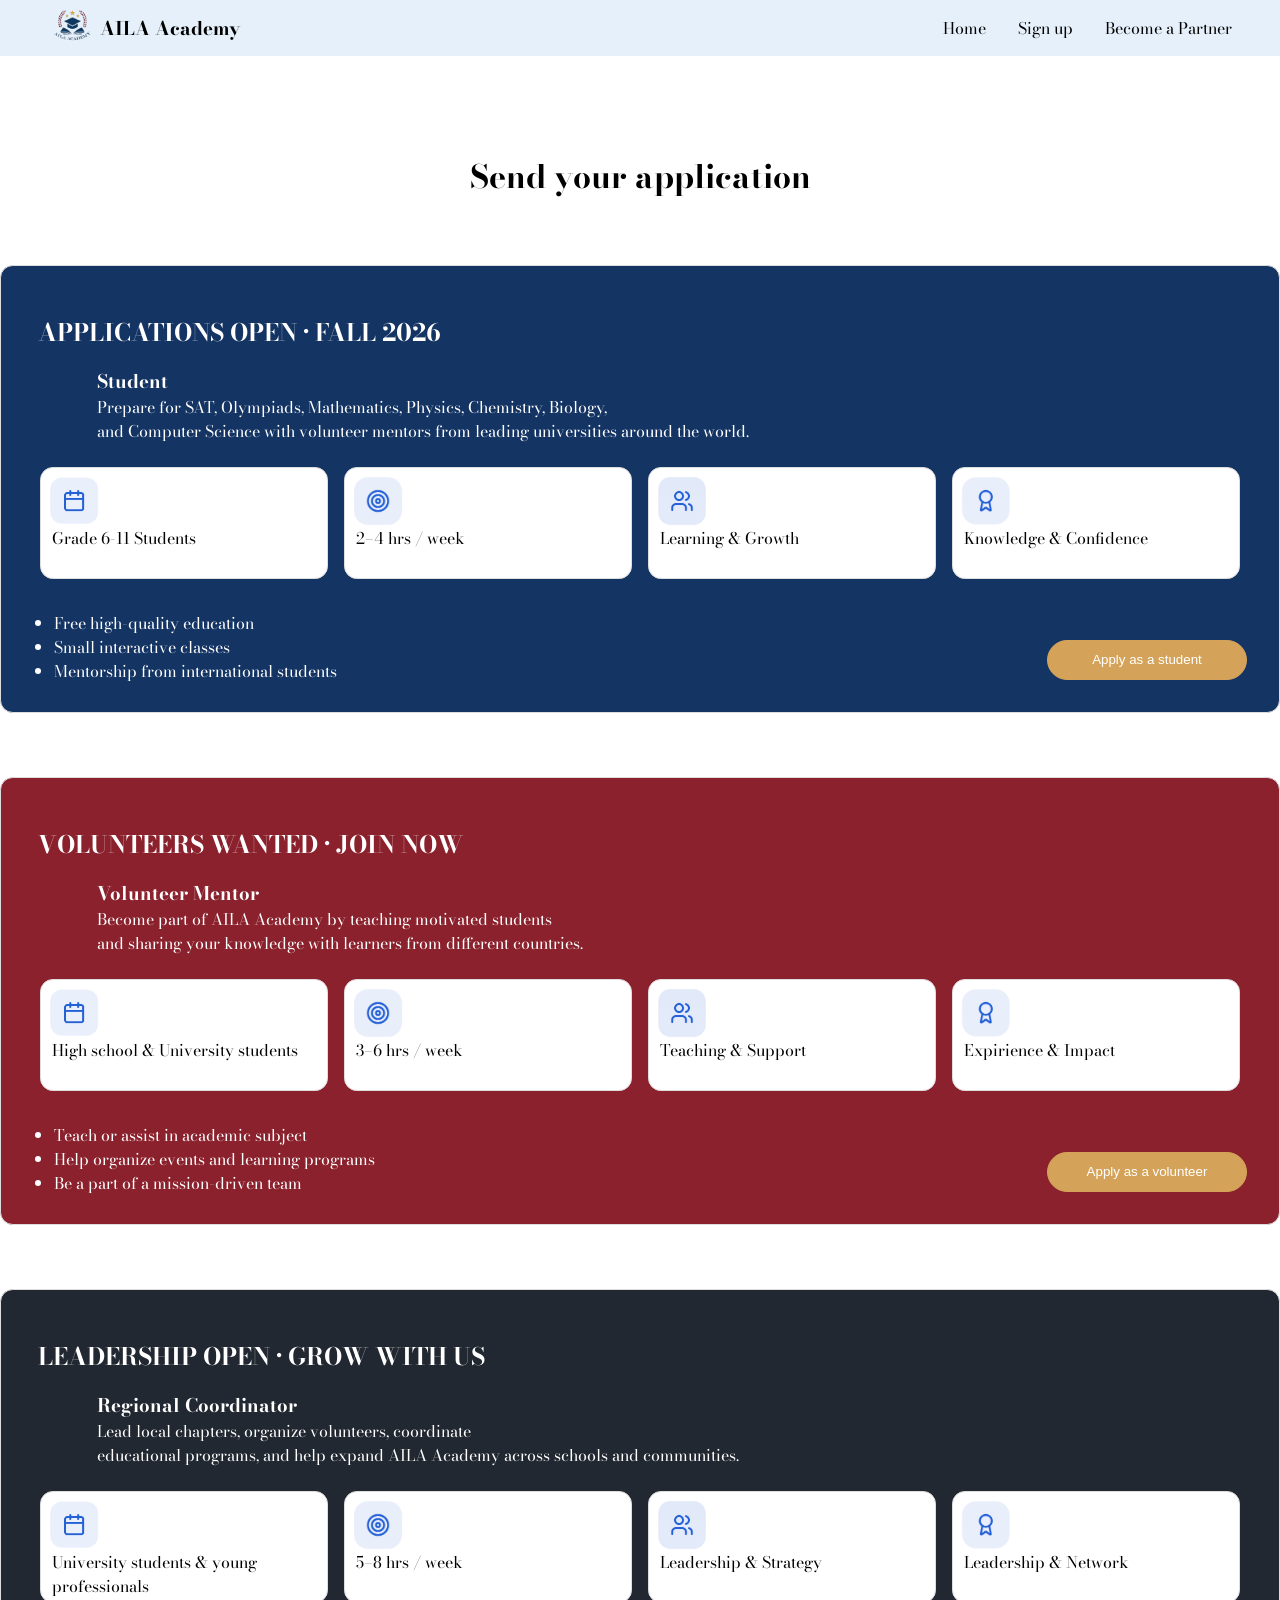
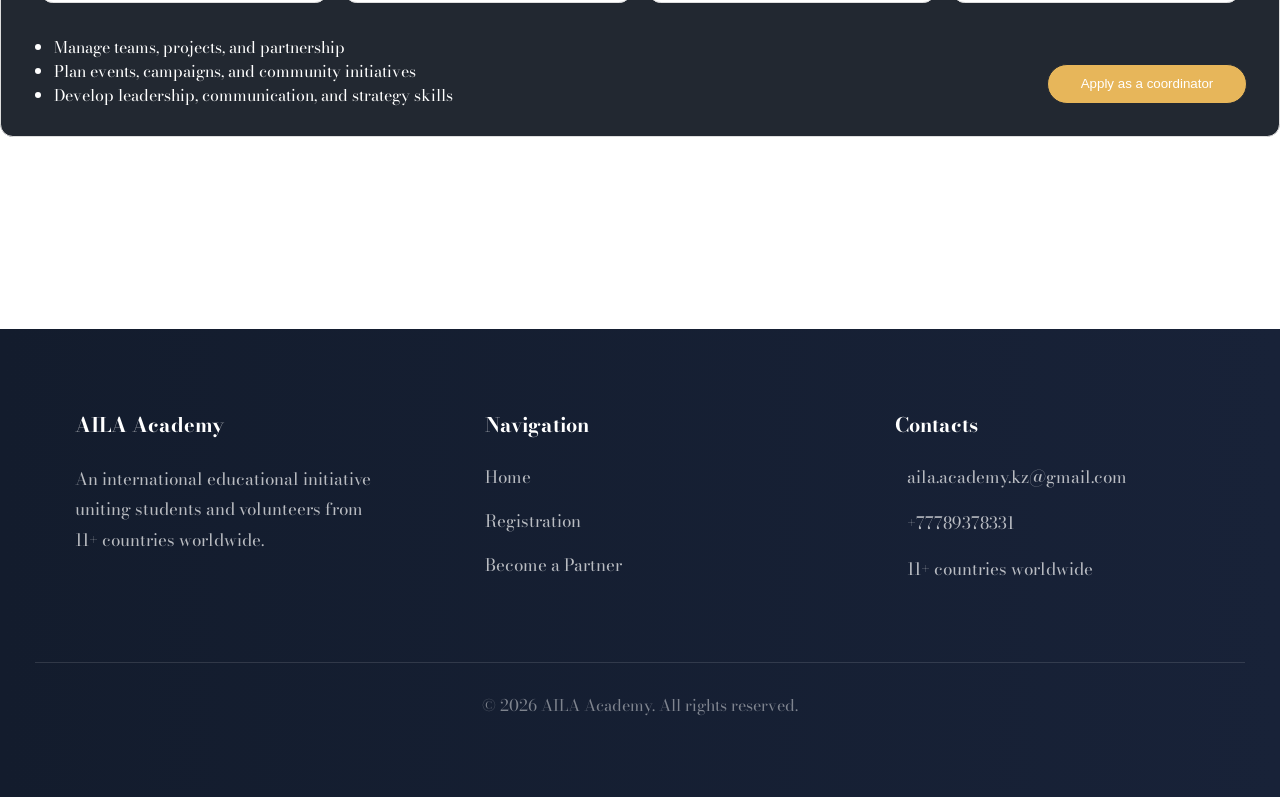
<file: reg.html>
<!DOCTYPE html>
<html lang="en">
<head>
    <meta charset="UTF-8">
    <meta name="viewport" content="width=device-width, initial-scale=1.0">
    <title>AILA Academy</title> 
    <link rel="stylesheet" href="style.css" />
    <script defer src="reg.js"></script>
    <style>
      @import url('https://fonts.googleapis.com/css2?family=Bodoni+Moda:ital,opsz,wght@0,6..96,400..900;1,6..96,400..900&family=Inter:ital,opsz,wght@0,14..32,100..900;1,14..32,100..900&family=Playfair+Display:ital,wght@0,400..900;1,400..900&display=swap');
    </style>
</head>
<body>
        <header>
            <div class="header__inner">
                <a href="index.html"><img src="images/AilaLogo.png" class="logo"></a> 
                <h3 class="name">AILA Academy</h3>
            </div>
            <button class="burger" id="burger">
              ☰
            </button>
                <nav class="navigation" id="nav">
                    <a href="index.html" class="navOption">Home</a>
                    <a href="reg.html" class="navOption">Sign up</a>
                    <a href="partnership.html" class="navOption">Become a Partner</a>
                </nav>
        </header>
    <main>
      <h1 class="applications-text">Send your application</h1>
      <div class="applications">
                <div class="application-1">
                    <div class="application-header">
                        <h2 class="application-header-top">APPLICATIONS OPEN · FALL 2026</h2>
                    </div>
                    <div class="application-header-texts">
                        <h3 class="application-header-name">Student</h3>
                        <p class="application-header-descr">Prepare for SAT, Olympiads, Mathematics, Physics, Chemistry, Biology,<br> and Computer Science with volunteer mentors from leading universities around the world.</p>
                    </div>
                    <div class="application-boxes">
                    <div class="application-box">
                        <div class="application-box-header">
                        <img src="images/adv.png" class="application-box-img">
                        <h3 class="application-box-name">WHO CAN APPLY</h3>
                        </div>
                        <p class="application-box-descr">Grade 6-11 Students</p>
                    </div>
                    <div class="application-box">
                        <div class="application-box-header">
                        <img src="images/math.png" class="application-box-img">
                        <h3 class="application-box-name">COMMITMENT</h3>
                        </div>
                        <p class="application-box-descr">2–4 hrs / week</p>
                    </div>
                    <div class="application-box">
                        <div class="application-box-header">
                        <img src="images/weImg1.png" class="application-box-img">
                        <h3 class="application-box-name">FOCUS</h3>
                        </div>
                        <p class="application-box-descr">Learning & Growth</p>
                    </div>
                    <div class="application-box">
                        <div class="application-box-header">
                        <img src="images/chem.png" class="application-box-img">
                        <h3 class="application-box-name">YOU'LL GAIN</h3>
                        </div>
                        <p class="application-box-descr">Knowledge & Confidence</p>
                    </div>
                    </div>
                    <div class="application-footer">
                        <div class="application-adv">
                        <ul class="application-adv-dot">
                            <li class="application-adv-opt">Free high-quality education</li>
                            <li class="application-adv-opt">Small interactive classes</li>
                            <li class="application-adv-opt">Mentorship from international students</li>
                        </ul>
                        </div>
                        <button class="students-button" onclick="window.location.href='students.html'">Apply as a student</button>
                    </div>
      </div>


      <div class="applications">
                <div class="application-2">
                    <div class="application-header">
                        <h2 class="application-header-top">VOLUNTEERS WANTED · JOIN NOW</h2>
                    </div>
                    <div class="application-header-texts">
                        <h3 class="application-header-name">Volunteer Mentor</h3>
                        <p class="application-header-descr">Become part of AILA Academy by teaching motivated students<br> and sharing your knowledge with learners from different countries.</p>
                    </div>
                    <div class="application-boxes">
                    <div class="application-box">
                        <div class="application-box-header">
                        <img src="images/adv.png" class="application-box-img">
                        <h3 class="application-box-name">WHO CAN APPLY</h3>
                        </div>
                        <p class="application-box-descr">High school & University students</p>
                    </div>
                    <div class="application-box">
                        <div class="application-box-header">
                        <img src="images/math.png" class="application-box-img">
                        <h3 class="application-box-name">COMMITMENT</h3>
                        </div>
                        <p class="application-box-descr">3–6 hrs / week</p>
                    </div>
                    <div class="application-box">
                        <div class="application-box-header">
                        <img src="images/weImg1.png" class="application-box-img">
                        <h3 class="application-box-name">FOCUS</h3>
                        </div>
                        <p class="application-box-descr">Teaching & Support</p>
                    </div>
                    <div class="application-box">
                        <div class="application-box-header">
                        <img src="images/chem.png" class="application-box-img">
                        <h3 class="application-box-name">YOU'LL GAIN</h3>
                        </div>
                        <p class="application-box-descr">Expirience & Impact</p>
                    </div>
                    </div>
                    <div class="application-footer">
                        <div class="application-adv">
                        <ul class="application-adv-dot">
                            <li class="application-adv-opt">Teach or assist in academic subject</li>
                            <li class="application-adv-opt">Help organize events and learning programs</li>
                            <li class="application-adv-opt">Be a part of a mission-driven team</li>
                        </ul>
                        </div>
                        <button class="volunteer-button" onclick="window.location.href='volunteers.html'">Apply as a volunteer</button>
                    </div>
      </div>



      <div class="applications">
                <div class="application-3">
                    <div class="application-header">
                        <h2 class="application-header-top">LEADERSHIP OPEN · GROW WITH US</h2>
                    </div>
                    <div class="application-header-texts">
                        <h3 class="application-header-name">Regional Coordinator</h3>
                        <p class="application-header-descr">Lead local chapters, organize volunteers, coordinate<br> educational programs, and help expand AILA Academy across schools and communities.</p>
                    </div>
                    <div class="application-boxes">
                    <div class="application-box">
                        <div class="application-box-header">
                        <img src="images/adv.png" class="application-box-img">
                        <h3 class="application-box-name">WHO CAN APPLY</h3>
                        </div>
                        <p class="application-box-descr">University students & young professionals</p>
                    </div>
                    <div class="application-box">
                        <div class="application-box-header">
                        <img src="images/math.png" class="application-box-img">
                        <h3 class="application-box-name">COMMITMENT</h3>
                        </div>
                        <p class="application-box-descr">5–8 hrs / week</p>
                    </div>
                    <div class="application-box">
                        <div class="application-box-header">
                        <img src="images/weImg1.png" class="application-box-img">
                        <h3 class="application-box-name">FOCUS</h3>
                        </div>
                        <p class="application-box-descr">Leadership & Strategy</p>
                    </div>
                    <div class="application-box">
                        <div class="application-box-header">
                        <img src="images/chem.png" class="application-box-img">
                        <h3 class="application-box-name">YOU'LL GAIN</h3>
                        </div>
                        <p class="application-box-descr">Leadership & Network</p>
                    </div>
                    </div>
                    <div class="application-footer">
                        <div class="application-adv">
                        <ul class="application-adv-dot">
                            <li class="application-adv-opt">Manage teams, projects, and partnership</li>
                            <li class="application-adv-opt">Plan events, campaigns, and community initiatives</li>
                            <li class="application-adv-opt">Develop leadership, communication, and strategy skills</li>
                        </ul>
                        </div>
                        <button class="coordinator-button" onclick="window.location.href='coordinator.html'">Apply as a coordinator</button>
                    </div>
      </div>
    </main>
    <footer class="footer">
  <div class="footer-container">

    <div class="footer-column">
      <h3>AILA Academy</h3>
      <p>
        An international educational initiative uniting
        students and volunteers from 11+ countries worldwide.
      </p>
    </div>

    <div class="footer-column">
      <h4>Navigation</h4>
      <ul>
        <li><a href="#index.html">Home</a></li>
        <li><a href="#reg.html">Registration</a></li>
        <li><a href="#partnership.html">Become a Partner</a></li>
      </ul>
    </div>

    <div class="footer-column">
      <h4>Contacts</h4>

      <div class="contact-item">
        <i data-lucide="mail"></i>
        <span>aila.academy.kz@gmail.com</span>
      </div>

      <div class="contact-item">
        <i data-lucide="phone"></i>
        <span>+77789378331</span>
      </div>

      <div class="contact-item">
        <i data-lucide="globe"></i>
        <span>11+ countries worldwide</span>
      </div>
    </div>

  </div>

  <div class="footer-divider"></div>

  <div class="footer-bottom">
    © 2026 AILA Academy. All rights reserved.
  </div>
</footer>
</body>
</html>
</file>
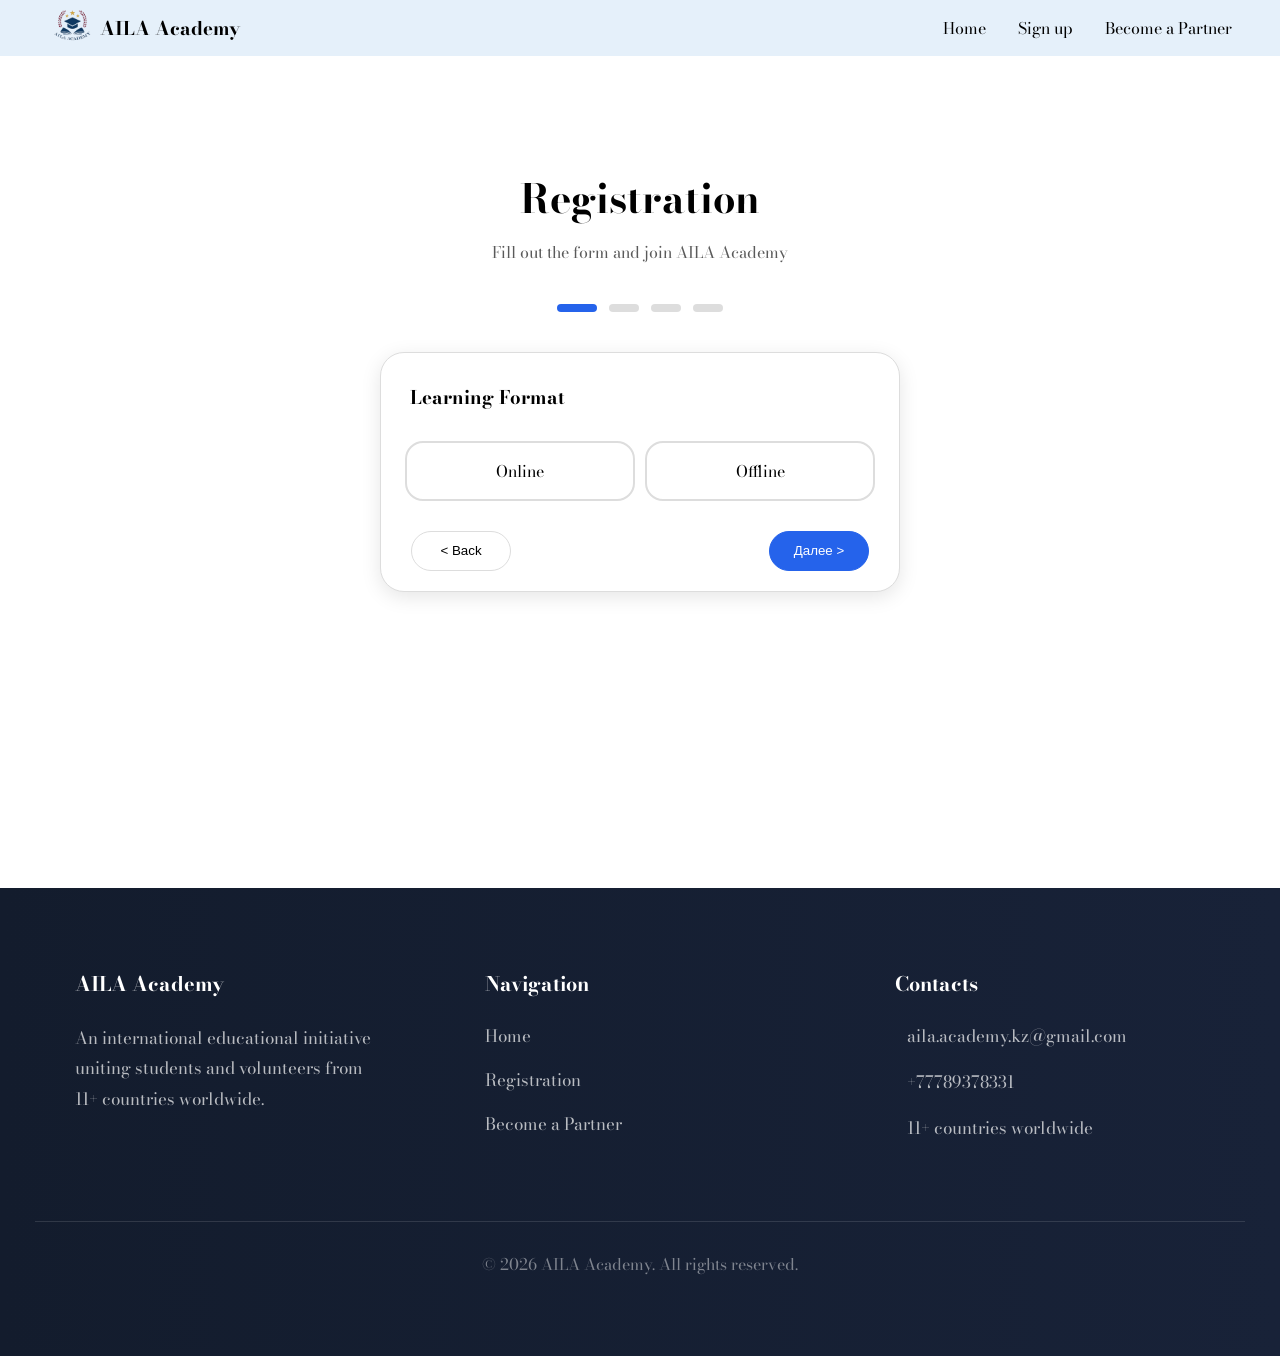
<file: students.html>
<!DOCTYPE html>
<html lang="en">
<head>
    <meta charset="UTF-8">
    <meta name="viewport" content="width=device-width, initial-scale=1.0">
    <title>AILA Academy</title> 
    <link rel="stylesheet" href="style.css" />
    <script defer src="stud.js"></script>
    <style>
      @import url('https://fonts.googleapis.com/css2?family=Bodoni+Moda:ital,opsz,wght@0,6..96,400..900;1,6..96,400..900&family=Inter:ital,opsz,wght@0,14..32,100..900;1,14..32,100..900&family=Playfair+Display:ital,wght@0,400..900;1,400..900&display=swap');
    </style>
</head>
<body>
        <header>
            <div class="header__inner">
                <a href="index.html"><img src="images/AilaLogo.png" class="logo"></a> 
                <h3 class="name">AILA Academy</h3>
            </div>
            <button class="burger" id="burger">
              ☰
            </button>
                <nav class="navigation" id="nav">
                    <a href="index.html" class="navOption">Home</a>
                    <a href="reg.html" class="navOption">Sign up</a>
                    <a href="partnership.html" class="navOption">Become a Partner</a>
                </nav>
        </header>
    <main>
      <div class="registration__texts">
        <h1 class="main__text">Registration</h1>
        <p class="secondary__text">Fill out the form and join AILA Academy</p>
      </div>
        <div class="registration">
          <div class="progress">
            <div class="step active"></div>
            <div class="step"></div>
            <div class="step"></div>
            <div class="step"></div>
          </div>

          <form id="form">

            <div class="page active">
              <h3 class="page__text">Learning Format</h3>
              <div class="options">
              <label class="option">
                <input type="radio" name="format" value="online">
                Online
              </label>

              <label class="option">
                <input type="radio" name="format" value="offline">
                Offline
              </label>
              </div>
            </div>
            <div class="page">
                <h3 class="page__text">Your Grade</h3>
                <div class="options">
                  <label class="option">
                    <input type="radio" name="grade" value="6">
                    6
                  </label>
                  <label class="option">
                    <input type="radio" name="grade" value="7">
                    7
                  </label>
                  <label class="option">
                    <input type="radio" name="grade" value="8">
                    8
                  </label>
                  <label class="option">
                    <input type="radio" name="grade" value="9">
                    9
                  </label>
                  <label class="option">
                    <input type="radio" name="grade" value="10">
                    10
                  </label>
                  <label class="option">
                    <input type="radio" name="grade" value="11">
                    11
                  </label>
                </div>
            </div>
            <div class="page">
                <h3 class="page__text">Select Subject</h3>
                <div class="options">
                  <label class="option">
                    <input type="radio" name="subject" value="SAT Math">
                    SAT Math
                  </label>
                  <label class="option">
                    <input type="radio" name="subject" value="Math">
                    Math
                  </label>
                  <label class="option">
                    <input type="radio" name="subject" value="Physics">
                    Physics
                  </label>
                  <label class="option">
                    <input type="radio" name="subject" value="Chemistry">
                    Chemistry
                  </label>
                  <label class="option">
                    <input type="radio" name="subject" value="Biology">
                    Biology
                  </label>
                  <label class="option">
                    <input type="radio" name="subject" value="Python">
                    Python
                  </label>
                  <label class="option">
                    <input type="radio" name="subject" value="IELTS">
                    IELTS
                  </label>
                  <label class="option">
                    <input type="radio" name="subject" value="ML">
                    ML
                  </label>
                  <label class="option">
                    <input type="radio" name="subject" value="Economics + Finance">
                    Economics + Finance
                  </label>
                  <label class="option">
                    <input type="radio" name="subject" value="Project building">
                    Project building
                  </label>
                </div>
            </div>
            <div class="page">
                <h3 class="page__text">Contact Information</h3>
              <div class="contacts">
                <label>Name<br>
                <input
                class="contact__line"
                    type="text"
                    placeholder="Your name"
                    name="fullname"
                    required
                >
                </label>
                <label>Phone<br>
                <input
                class="contact__line"
                type="tel"
                placeholder="+7(___)___-__-__"
                name="phone"
                required
                >
                </label>
                <label>Email<br>
                <input
                class="contact__line"
                    type="email"
                    placeholder="email@example.com"
                    name="email"
                    required
                >
                </label>
              </div>
            </div>

          <div class="buttons">
            <button type="button" id="prev">< Back</button>
            <button type="button" id="next">Next ></button>
          </div>

        </form>
      </div>
    </main>
    <footer class="footer">
  <div class="footer-container">

    <div class="footer-column">
      <h3>AILA Academy</h3>
      <p>
        An international educational initiative uniting
        students and volunteers from 11+ countries worldwide.
      </p>
    </div>

    <div class="footer-column">
      <h4>Navigation</h4>
      <ul>
        <li><a href="#index.html">Home</a></li>
        <li><a href="#reg.html">Registration</a></li>
        <li><a href="#partnership.html">Become a Partner</a></li>
      </ul>
    </div>

    <div class="footer-column">
      <h4>Contacts</h4>

      <div class="contact-item">
        <i data-lucide="mail"></i>
        <span>aila.academy.kz@gmail.com</span>
      </div>

      <div class="contact-item">
        <i data-lucide="phone"></i>
        <span>+77789378331</span>
      </div>

      <div class="contact-item">
        <i data-lucide="globe"></i>
        <span>11+ countries worldwide</span>
      </div>
    </div>

  </div>

  <div class="footer-divider"></div>

  <div class="footer-bottom">
    © 2026 AILA Academy. All rights reserved.
  </div>
</footer>
</body>
</html>
</file>
<file: style.css>
* {
    margin: 0;
    padding: 0;
    box-sizing: border-box;
}
body{
  font-family: "Bodoni Moda", serif;
  font-optical-sizing: auto;
  font-weight: 400;
  font-style: normal;
}
.hidden {
    opacity: 0;
    transform: translateY(50px);
    transition: all .8s ease;
}

.show {
    opacity: 1;
    transform: translateY(0);
}
header{
    padding: .3em 3em;
    display: flex;
    justify-content: space-between;
    align-items: center;
    position: sticky;
    top: 0;
    z-index: 1000;
    transition: background-color 0.7s ease, box-shadow 0.7s ease;
    background-color: rgba(229, 240, 250, 0.994);
}
header.scrolled{
    box-shadow: 0 4px 12px rgba(0,0,0,.2);
}
.header__inner{
    display: flex;
    flex-direction: row;
    align-items: center;
}
.logo{
   height: 2.5em; 
}
.name{
    margin-left: .2em;
}
.burger {
    display: none;
    background: none;
    border: none;
    font-size: 2rem;
    cursor: pointer;
}
.navigation{
    display: flex;
    flex-direction: row;
    gap: 2em;
}
.navOption{
    text-decoration: none;
    color: black;
}
.hero{
    background-color: rgb(212, 163, 89);
    min-height: 100vh;
    height: auto;
}
.hero__bg{
    width: 85%;
    min-height: 100vh;
    height: auto;
    background-color: rgb(20, 52, 100);
    margin: 0em 0em;
}
.hero__img{
    height: 25em;
    margin-left: 66em;
    transform: translateY(-90%);
    border-radius: .5em;
}
.hero__texts{
    padding-top: 8em;
    padding-left: 2em;
    color: white;
}
.hero__main__text{
    margin-bottom: .5em;
    font-size: 2.8em;
}
.hero__second__text{
    font-size: 1.5em;
}
.hero__buttons{
    display: flex;
    padding: 3em 2em;
}
.hero__button1{
    border: rgb(138, 33, 44) 1px solid;
    background-color: rgb(138, 33, 44);
    height: 3em;
    width: 10em;
    color: white;
    border-radius: 2em;
}
.hero__button2{
    border: rgb(255, 255, 255) 1px solid;
    background-color: rgb(255, 255, 255);
    height: 3em;
    width: 10em;
    color: white;
    border-radius: 2em;
    margin-left: 2em;
    transition: 0.4s ease-in-out;
}
.hero__button2:hover{
    background-color: rgba(255, 255, 255, 0.456);
    transition: 0.4s;
}
.we__inner{
    padding-top: 3em;
    margin-top: 4em;
}
.we__text{
    text-align: center;
    margin-top: 2em;
}
.we__descr{
    text-align: center;
    font-size: 20px;
    color: rgb(90, 90, 90);
    margin-top: .5em;
}
.information{
    display: flex;
    flex-direction: row;
    align-items: center;
    justify-content: space-between;
    padding: 0em 10em;
    margin-top: 5em;
}
.info{
    display: flex;
    flex-direction: column;
    align-items: center;
}
.info__img{
    height: 70px;
    width: 70px;
}
.info__stat{
    left: 20px;
}
.info__text{
    color: rgb(90, 90, 90);
}
.container{
    background-color: rgb(238, 243, 245);
    margin-top: 6em ;
    padding-bottom: 5em;
}
.courses__texts{
    display: flex;
    flex-direction: column;
    justify-content: center;
    align-items: center;
    padding-top: 2em;
}
.courses__descr{
    color: rgb(90, 90, 90);
}
.offers{
    display: flex;
    justify-content: center;
    flex-wrap: wrap;
    align-items: end;
    gap: 2em;
    padding: 6em 15em;
}
.offer{
    border: 1px white solid;
    border-radius: .8em;
    height: 9em;
    width: 18em;
    background-color: white;
    padding: .5em 1em;
    box-shadow: .1em .1em .9em gray;
    transition: transform 0.2s ease-in-out;
}
.offer:hover{
    transform: scale(1.06)
}
.offer__img{
    height: 40px;
    width: 40px;
}
.offer__sub{
    padding-left: .2em;
}
.offer__desc{
    color: rgb(90, 90, 90);
    padding-left: .2em;
}
.why__text{
    display: flex;
    justify-content: center;
    margin-top: 2em;
}
.reasons{
    display: flex;
    justify-content: center;
    flex-wrap: wrap;
    padding: 2em 16em;
    gap: 2em 8em;
    margin-top: 3em;
}
.reason{
    border: 1px white solid;
    border-radius: .8em;
    height: 9em;
    width: 25em;
    background-color: white;
    padding: 2em 1.2em;
    box-shadow: .1em .1em .9em gray;
    transition: transform 0.5s ease-in-out;
}
.reason:hover{
    transform: scale(1.06)
}
.reason__descr{
    color: rgb(90, 90, 90);
}
.register__block{
    border: rgb(20, 52, 100) 1px solid;
    border-radius: 2em;
    background-color: rgb(20, 52, 100);
    height: 20em;
    max-width: 1280px;
    width: 90%;
    margin-left: 6em;
    margin-top: 5em;
    padding: 4em ;
}
.block__inner{
    display: flex;
    flex-direction: column;
    justify-content: center;
    align-items: center;
}
.block__text{
    color: white;
}
.block__descr{
    text-align: center;
    color: white;
    color: rgb(173, 182, 201);
    margin-top: 1em;
}
.block__button{
    border: rgb(138, 33, 44) 1px solid;
    background-color: rgb(138, 33, 44);
    height: 3em;
    width: 15em;
    color: white;
    border-radius: 2em;
    margin-top: 2em;
}
.footer {
  background: linear-gradient(
    90deg,
    #131c2d 0%,
    #182238 100%
  );
  margin-top: 0em;
  color: #fff;
  padding: 80px 35px;
}

.footer-container {
  max-width: 1280px;
  margin: 0 auto;
  padding: 0 40px;

  display: flex;
  justify-content: space-between;
  gap: 100px;
}

.footer-column {
  flex: 1;
}

.footer-column h3,
.footer-column h4 {
  font-size: 20px;
  font-weight: 700;
  margin-bottom: 24px;
}

.footer-column p {
  max-width: 420px;
  color: rgba(255,255,255,.7);
  line-height: 1.8;
  font-size: 17px;
}

.footer-column ul {
  list-style: none;
  padding: 0;
  margin: 0;
}

.footer-column ul li {
  margin-bottom: 18px;
}

.footer-column ul li a {
  color: rgba(255,255,255,.7);
  text-decoration: none;
  font-size: 17px;
  transition: .2s;
}

.footer-column ul li a:hover {
  color: white;
}

.contact-item {
  display: flex;
  align-items: center;
  gap: 12px;
  margin-bottom: 20px;

  color: rgba(255,255,255,.7);
  font-size: 17px;
}

.contact-item svg {
  width: 22px;
  height: 22px;
  stroke-width: 1.8;
}

.footer-divider {
  max-width: 1280px;
  margin: 60px auto 30px;
  border-top: 1px solid rgba(255,255,255,.12);
}

.footer-bottom {
  text-align: center;
  color: rgba(255,255,255,.45);
  font-size: 16px;
}
.registration__texts{
  display: flex;
  flex-direction: column;
  align-items: center;
  margin-top: 7em;
}
.main__text{
  font-size: 40px;
}
.secondary__text{
  color: rgb(90, 90, 90);
  margin-top: .7em;
} 
.registration{
    width:100%;
    max-width:600px;
    margin:auto;
    padding:40px;
    margin-bottom: 16em;
}

form{
    border: #ddd solid 1px;
    background:white;
    padding:20px;
    border-radius:24px;
    box-shadow:0 5px 20px rgba(0,0,0,.1);
}

.page{
    display:none;
}

.page.active{
    display:block;
}
.page__text{
  padding-bottom: 20px;
  padding-left: 9px;
  padding-top: 10px;
}
.options{
  display: flex;
  justify-content: center;
  align-items: center;
  flex-wrap: wrap;
  gap: 10px 10px;
}
.option{
    display:flex;
    justify-content:center;
    align-items:center;
    width:230px;
    height:60px;
    margin-top: 10px;
    border:2px solid #ddd;
    border-radius:18px;
    cursor:pointer;
}

.option input{
    display:none;
}
.option:has(input:checked) {
    border-color: #2563eb;
    background: #eef4ff;
    color: #2563eb;
}
.progress{
    display:flex;
    justify-content:center;
    gap:12px;
    margin-bottom:40px;
}

.step{
    width:30px;
    height:8px;
    border-radius:10px;
    background:#ddd;
}

.step.active{
    background:#2563eb;
    width:40px;
    height:8px;
}
.contacts{
  display: flex;
  flex-direction: column;
  justify-content: center;
  align-items: center;
  gap: 20px;
}
.contact__line{
  width: 450px;
  height: 40px;
  border-radius: 10px;
  padding-left: 5px;
  border: #ddd solid 1px;
  margin-top: 5px;
  color: #000000;
}
.buttons{
  display: flex;
  justify-content: space-between;
  gap: 20px;
  padding-top: 30px;
  padding-right: 10px;
  padding-left: 10px;
}
#prev{
  border: #ddd solid 1px;
  background-color: #fff;
  width: 100px;
  height: 40px;
  border-radius: 2em;
  transition: .2s;
}
#prev:hover{
  color: white;
  border: #e54242 solid 1px;
  background-color: #e54242;
  transition: .2s;
}
#next{
  border: #2563eb solid 1px;
  background-color: #2563eb;
  color: white;
  width: 100px;
  height: 40px;
  border-radius: 2em;
}
.p__hero{
  margin-top: 4em;
}
.p__hero__texts{
  display: flex;
  flex-direction: column;
  align-items: center;
}
.p__hero__main__text{
  font-size: 3em;
}
.p__hero__secondary__text{
  color:rgb(90, 90, 90);
  text-align: center;
}
.advantages{
  margin-top: 8em;
}
.adv__text{
  text-align: center;
}
.adv__cards{
  display: flex;
  flex-direction: row;
  justify-content: center;
  gap: 2em;
  flex-wrap: wrap;
  padding: 4em 15em;
}
.adv__card{
  display: flex;
  flex-direction: row;
  align-items: center;
  border: 1px #ddd solid;
  border-radius: .8em;
  height: 7em;
  width: 28em;
  background-color: white;
  padding: .2em 1em;
  transition: 0.5s;
}
.adv__card:hover{
  transform: scale(1.05) 
}
.adv__card__img{
  height: 50px;
  width: 50px;
  transform: translateY(-10px);
}
.adv__card__texts{
  margin-left: 10px;
}
.adv__card__descr{
  color:rgb(90, 90, 90); 
}
.part__format{
  margin-bottom: 10em;
}
.formats__text{
  text-align: center;
  padding-top: 80px;
}
.formats{
  display: flex;
  flex-direction: row;
  justify-content: center;
  gap: 20px;
  margin-top: 30px;
}
.format{
  display: flex;
  flex-direction: column;
  align-items: center;
  border: 1px #ddd solid;
  border-radius: .8em;
  height: 12em;
  width: 21em;
  background-color: white;
  padding: 1em 1em;
  transition: 0.5s;
}
.format:hover{
  transform: scale(1.05)
}
.format__img{
  height: 60px;
  width: 60px;
}
.format__name{
  padding-top: 10px;
}
.format__descr{
  color:rgb(90, 90, 90);
  padding-top: 10px;
  text-align: center;
}
.applications-text{
  text-align: center;
  margin-top: 3em;
}
.applications{
  display: flex;
  flex-direction: column;
  align-items: center;
  margin-top: 4em;
  margin-bottom: 4em;
}
.application-1{
  display: flex;
  flex-direction: column;
  border: 1px #ddd solid;
  border-radius: .8em;
  height: 28em;
  width: 80em;
  background-color: white;
  padding: 3em 2em;
  background-color: rgb(20, 52, 100);
}
.application-2{
  display: flex;
  flex-direction: column;
  border: 1px #ddd solid;
  border-radius: .8em;
  height: 28em;
  width: 80em;
  background-color: white;
  padding: 3em 2em;
  background-color: rgb(138, 33, 44);
}
.application-3{
  display: flex;
  flex-direction: column;
  border: 1px #ddd solid;
  border-radius: .8em;
  height: 28em;
  width: 80em;
  background-color: white;
  padding: 3em 2em;
  background-color: #222831;
}
.application-header{
  display: flex;
  flex-direction: row;
  align-items: center;
}
.application-img{
  height: 60px;
  width: 60px;
}
.application-header-top{
  margin-left: .2em;
  color: white;
}
.application-header-texts{
  margin-top: 1em;
  padding-left: 4em;
}
.application-header-name{
  color: white; 
}
.application-header-descr{
  color: white;
}
.application-boxes{
  display: flex;
  flex-direction: row;
  justify-content: center;
  align-items: center;
  gap: 1em;
  margin-top: 1.5em;
}
.application-box{
  border: 1px #ddd solid;
  border-radius: .8em;
  height: 7em;
  width: 18em;
  background-color: white;
  padding: .5em .5em;
}

.application-box-header{
  display: flex;
  flex-direction: row;
  align-items: center;
}
.application-box-img{
  height: 50px;
  width: 50px;
}
.application-box-name{
  padding-left: .3em;
  color: white;
}
.application-box-descr{
  margin-left: .2em;

}
.application-footer{
  display: flex;
  flex-direction: row;
  justify-content: space-between;
  align-items: center;
  margin-top: 2em;
}
.application-adv{
  padding-left: 1.3em;
}
.application-adv-opt{
  color: white;
}
.students-button{
  border: rgb(212, 163, 89) 1px solid;
  background-color: rgb(212, 163, 89);
  height: 3em;
  width: 15em;
  color: white;
  border-radius: 2em;
  margin-top: 2em;
}
.volunteer-button{
  border: rgb(212, 163, 89) 1px solid;
  background-color: rgb(212, 163, 89);
  height: 3em;
  width: 15em;
  color: white;
  border-radius: 2em;
  margin-top: 2em;
}
.coordinator-button{
  border: #222831 1px solid;
  background-color: #E7B65A;
  height: 3em;
  width: 15em;
  color: white;
  border-radius: 2em;
  margin-top: 2em;
}
@media (max-width: 768px) {

  header {
    flex-direction: row;
    justify-content: space-between;
    padding: .4rem;
  }

  .burger {
    display: block;
  }

  .navigation {
    position: absolute;
    top: 100%;
    left: 50%;

    width: 50%;

    background: rgba(229, 240, 250, 0.913);

    flex-direction: column;
    align-items: center;

    padding: 1rem 0;

    display: none;

    box-shadow: 0 8px 20px rgba(0,0,0,.15);
  }

  .navigation.active {
    display: flex;
  }

  .hero {
    height: auto;
  }

  .hero__bg {
    width: 100%;
    height: auto;
    padding-bottom: 3rem;
  }

  .hero__texts {
    padding: 4rem 1.5rem 0;
    text-align: center;
  }

  .hero__main__text {
    font-size: 2rem;
  }

  .hero__second__text {
    font-size: 1rem;
    line-height: 1.6;
  }

  .hero__buttons {
    justify-content: center;
    flex-wrap: wrap;
    gap: 1rem;
    padding: 2rem 1rem;
  }

  .hero__button2 {
    margin-left: 0;
    border: rgb(255, 255, 255) 1px solid;
    background-color: rgb(255, 255, 255);
    color: black;
  }

  .we__descr {
    padding: 0 1rem;
    font-size: 1rem;
  }

  .information {
    flex-direction: column;
    gap: 2rem;
    padding: 0 1rem;
  }
  .courses__texts{
    display: flex;
    justify-content: center;
  }
  .courses__descr{
    text-align: center;
  }
  .offers {
    padding: 3rem 1rem;
  }

  .offer {
    width: 100%;
    max-width: 350px;
  }
  .why__text{
    text-align: center;
  }
  .reasons {
    padding: 2rem 1rem;
    gap: 1.5rem;
  }

  .reason {
    width: 100%;
    height: auto;
  }

  .register__block {
    width: calc(100% - 2rem);
    margin: 3rem auto 0;
    height: 20rem;
    padding: 3rem 1rem;
  }

  .block__text {
    text-align: center;
    align-items: center;
  }

  .block__descr {
    font-size: 1rem;
  }

  .footer {
    padding: 60px 20px;
  }

  .footer-container {
    flex-direction: column;
    gap: 40px;
    padding: 0;
  }
  .footer-column {
    text-align: center;
  }

  .footer-column p {
    max-width: 100%;
  }

  .contact-item {
    justify-content: center;
  }
 .regestration__texts{
        margin-top: 3rem;
        padding: 0 1rem;
        text-align: center;
    }

    .main__text{
        font-size: 2rem;
    }

    .secondary__text{
        font-size: .95rem;
    }

    .regestration{
        width:100%;
        padding:20px 15px;
        margin-bottom:5rem;
    }

    form{
        padding:20px 15px;
        border-radius:18px;
    }

    .page__text{
        text-align:center;
        font-size:1.3rem;
        padding:10px 0 20px;
    }

    .options{
        flex-direction:column;
        gap:15px;
    }

    .option{
        width:100%;
        max-width:320px;
        height:55px;
        margin-top:0;
    }

    .contacts{
        gap:15px;
    }

    .contacts label{
        width:100%;
    }

    .contact__line{
        width:100%;
        height:45px;
        font-size:16px;
    }

    .buttons{
        padding:30px 0 0;
        gap:10px;
    }

    #prev,
    #next{
        width:48%;
        height:45px;
        font-size:15px;
    }

    .progress{
        margin-bottom:25px;
    }

    .step{
        width:25px;
    }

    .step.active{
        width:35px;
    }

    .success__message{
        padding:0 20px;
        font-size:18px;
        margin-bottom:40px;
    }
  .p__hero{
    margin-top: 2rem;
    padding: 0 1rem;
  }

  .p__hero__main__text{
    font-size: 2rem;
    text-align: center;
  }

  .p__hero__secondary__text{
    font-size: .95rem;
    line-height: 1.6;
  }

  .advantages{
    margin-top: 4rem;
  }

  .adv__cards{
    padding: 2rem 1rem;
    gap: 1rem;
  }

  .adv__card{
    width: 100%;
    height: auto;
    padding: 1rem;
  }

  .adv__card__img{
    width: 40px;
    height: 40px;
    transform: none;
  }

  .adv__card__texts{
    margin-left: 12px;
  }

  .adv__card__descr{
    font-size: .9rem;
  }

  .formats{
    flex-direction: column;
    align-items: center;
    padding: 0 1rem;
  }

  .format{
    width: 100%;
    max-width: 350px;
    height: auto;
    min-height: 180px;
  }

  .format__descr{
    font-size: .9rem;
  }

  .part__format{
    margin-bottom: 5rem;
  }

  .formats__text{
    padding-top: 50px;
    padding-left: 1rem;
    padding-right: 1rem;
  }

  .register__block{
    width: calc(100% - 2rem);
    margin: 3rem auto 0;
    padding: 2rem 1rem;
    height: auto;
  }

  .block__text{
    text-align: center;
    font-size: 1.8rem;
  }

  .block__descr{
    text-align: center;
    line-height: 1.6;
  }

  .block__button{
    width: 100%;
    max-width: 250px;
  }
  .applications{
    display: flex;
    flex-direction: column;
    align-items: center;
    gap: 2rem;
    margin: 2rem 0;
  }

  .application-1,
  .application-2,
  .application-3{
    width: 92%;
    height: auto;
    padding: 1.5rem;
  }

  .application-header{
    flex-direction: column;
    align-items: flex-start;
  }

  .application-header-texts{
    padding-left: 0;
    margin-top: 1rem;
  }

  .application-header-top{
    font-size: .9rem;
  }

  .application-header-name{
    font-size: 2rem;
  }

  .application-header-descr{
    font-size: 1rem;
    line-height: 1.5;
  }

  .application-boxes{
    flex-direction: column;
    gap: 1rem;
  }

  .application-box{
    width: 100%;
    height: auto;
  }

  .application-box-header{
    margin-bottom: .5rem;
  }

  .application-box-name{
    font-size: 1rem;
  }

  .application-box-descr{
    font-size: .95rem;
  }

  .application-footer{
    flex-direction: column;
    align-items: stretch;
    gap: 1.5rem;
  }

  .application-adv{
    padding-left: 1.2rem;
  }

  .students-button,
  .volunteer-button,
  .coordinator-button{
    width: 100%;
    margin-top: 0;
    font-size: 1rem;
  }

  .application-img{
    width: 50px;
    height: 50px;
  }

  .application-box-img{
    width: 42px;
    height: 42px;
  }
}
</file>
